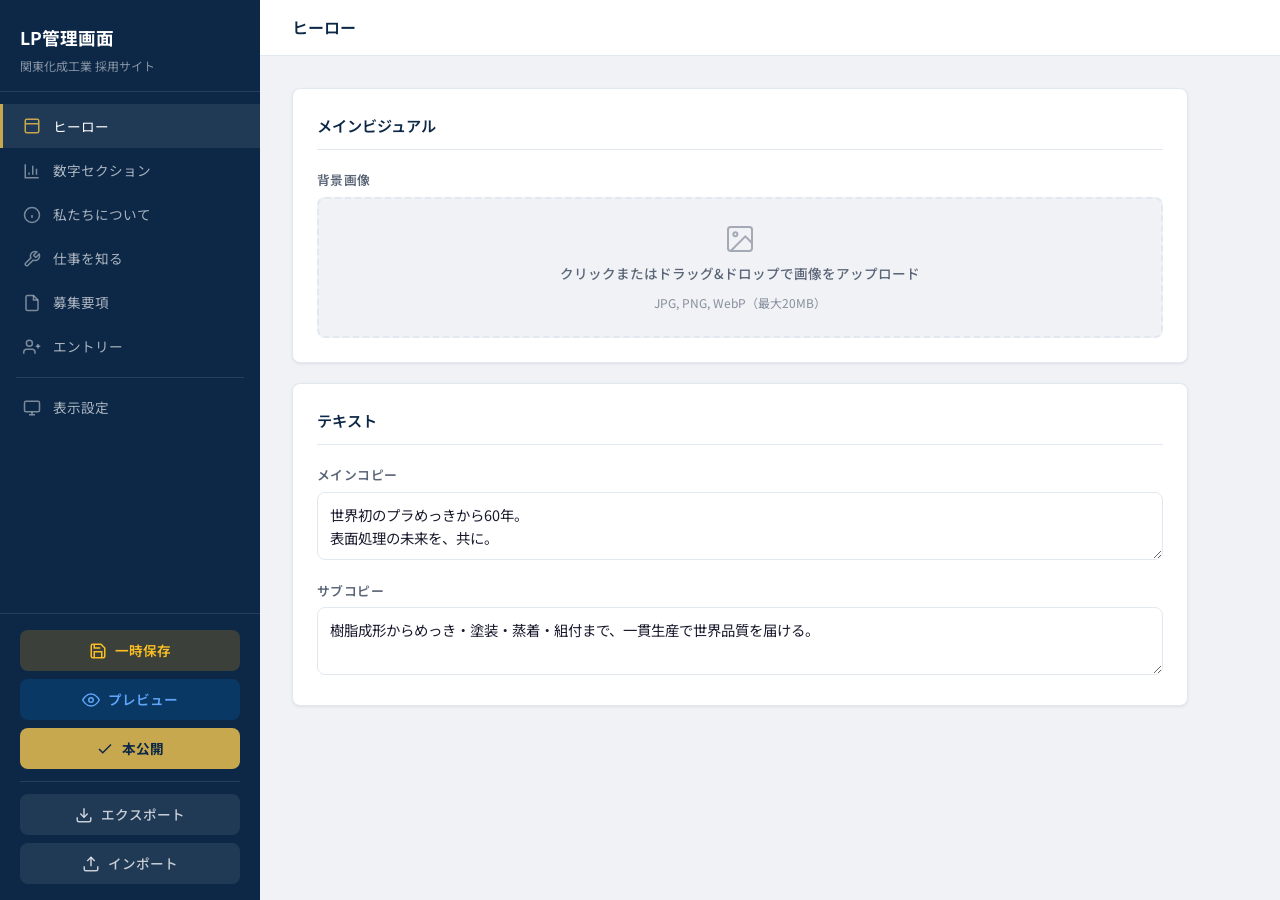
<file: admin.html>
<!DOCTYPE html>
<html lang="ja">
<head>
  <meta charset="UTF-8">
  <meta name="viewport" content="width=device-width, initial-scale=1.0">
  <title>管理画面 | 関東化成工業 採用LP</title>
  <link rel="preconnect" href="https://fonts.googleapis.com">
  <link rel="preconnect" href="https://fonts.gstatic.com" crossorigin>
  <link href="https://fonts.googleapis.com/css2?family=Noto+Sans+JP:wght@400;500;700&display=swap" rel="stylesheet">
  <link rel="stylesheet" href="admin.css">
</head>
<body>
  <div class="admin-layout">
    <aside class="sidebar" id="sidebar">
      <div class="sidebar-header">
        <h1 class="sidebar-logo">LP管理画面</h1>
        <p class="sidebar-sub">関東化成工業 採用サイト</p>
      </div>
      <nav class="sidebar-nav">
        <a href="#sec-hero" class="sidebar-link active" data-section="sec-hero">
          <svg width="18" height="18" viewBox="0 0 24 24" fill="none" stroke="currentColor" stroke-width="2"><rect x="3" y="3" width="18" height="18" rx="2"/><path d="M3 9h18"/></svg>
          ヒーロー
        </a>
        <a href="#sec-numbers" class="sidebar-link" data-section="sec-numbers">
          <svg width="18" height="18" viewBox="0 0 24 24" fill="none" stroke="currentColor" stroke-width="2"><path d="M3 3v18h18"/><path d="M18 17V9"/><path d="M13 17V5"/><path d="M8 17v-3"/></svg>
          数字セクション
        </a>
        <a href="#sec-about" class="sidebar-link" data-section="sec-about">
          <svg width="18" height="18" viewBox="0 0 24 24" fill="none" stroke="currentColor" stroke-width="2"><circle cx="12" cy="12" r="10"/><path d="M12 16v-4"/><path d="M12 8h.01"/></svg>
          私たちについて
        </a>
        <a href="#sec-work" class="sidebar-link" data-section="sec-work">
          <svg width="18" height="18" viewBox="0 0 24 24" fill="none" stroke="currentColor" stroke-width="2"><path d="M14.7 6.3a1 1 0 0 0 0 1.4l1.6 1.6a1 1 0 0 0 1.4 0l3.77-3.77a6 6 0 0 1-7.94 7.94l-6.91 6.91a2.12 2.12 0 0 1-3-3l6.91-6.91a6 6 0 0 1 7.94-7.94l-3.76 3.76z"/></svg>
          仕事を知る
        </a>
        <a href="#sec-requirements" class="sidebar-link" data-section="sec-requirements">
          <svg width="18" height="18" viewBox="0 0 24 24" fill="none" stroke="currentColor" stroke-width="2"><path d="M14 2H6a2 2 0 0 0-2 2v16a2 2 0 0 0 2 2h12a2 2 0 0 0 2-2V8z"/><polyline points="14 2 14 8 20 8"/></svg>
          募集要項
        </a>
        <a href="#sec-entry" class="sidebar-link" data-section="sec-entry">
          <svg width="18" height="18" viewBox="0 0 24 24" fill="none" stroke="currentColor" stroke-width="2"><path d="M16 21v-2a4 4 0 0 0-4-4H5a4 4 0 0 0-4 4v2"/><circle cx="8.5" cy="7" r="4"/><line x1="20" y1="8" x2="20" y2="14"/><line x1="23" y1="11" x2="17" y2="11"/></svg>
          エントリー
        </a>
        <hr class="sidebar-divider">
        <a href="#sec-display" class="sidebar-link" data-section="sec-display">
          <svg width="18" height="18" viewBox="0 0 24 24" fill="none" stroke="currentColor" stroke-width="2"><rect x="2" y="3" width="20" height="14" rx="2"/><line x1="8" y1="21" x2="16" y2="21"/><line x1="12" y1="17" x2="12" y2="21"/></svg>
          表示設定
        </a>
      </nav>
      <div class="sidebar-actions">
        <button class="sidebar-btn sidebar-btn--draft" id="btn-draft" title="一時保存">
          <svg width="18" height="18" viewBox="0 0 24 24" fill="none" stroke="currentColor" stroke-width="2"><path d="M19 21H5a2 2 0 0 1-2-2V5a2 2 0 0 1 2-2h11l5 5v11a2 2 0 0 1-2 2z"/><polyline points="17 21 17 13 7 13 7 21"/><polyline points="7 3 7 8 15 8"/></svg>
          一時保存
        </button>
        <button class="sidebar-btn sidebar-btn--preview" id="btn-preview" title="プレビュー">
          <svg width="18" height="18" viewBox="0 0 24 24" fill="none" stroke="currentColor" stroke-width="2"><path d="M1 12s4-8 11-8 11 8 11 8-4 8-11 8-11-8-11-8z"/><circle cx="12" cy="12" r="3"/></svg>
          プレビュー
        </button>
        <button class="sidebar-btn sidebar-btn--publish" id="btn-publish" title="本公開">
          <svg width="18" height="18" viewBox="0 0 24 24" fill="none" stroke="currentColor" stroke-width="2"><polyline points="20 6 9 17 4 12"/></svg>
          本公開
        </button>
        <hr class="sidebar-divider">
        <button class="sidebar-btn" id="btn-export" title="JSONエクスポート">
          <svg width="18" height="18" viewBox="0 0 24 24" fill="none" stroke="currentColor" stroke-width="2"><path d="M21 15v4a2 2 0 0 1-2 2H5a2 2 0 0 1-2-2v-4"/><polyline points="7 10 12 15 17 10"/><line x1="12" y1="15" x2="12" y2="3"/></svg>
          エクスポート
        </button>
        <label class="sidebar-btn" title="JSONインポート">
          <svg width="18" height="18" viewBox="0 0 24 24" fill="none" stroke="currentColor" stroke-width="2"><path d="M21 15v4a2 2 0 0 1-2 2H5a2 2 0 0 1-2-2v-4"/><polyline points="17 8 12 3 7 8"/><line x1="12" y1="3" x2="12" y2="15"/></svg>
          インポート
          <input type="file" accept=".json" id="btn-import" hidden>
        </label>
      </div>
    </aside>

    <main class="admin-main">
      <div class="admin-topbar">
        <button class="topbar-menu" id="topbar-menu"><span></span><span></span><span></span></button>
        <h2 class="topbar-title" id="topbar-title">ヒーロー</h2>
        <div class="topbar-badges">
          <span class="badge badge--draft" id="badge-draft" style="display:none;">下書きあり</span>
          <span class="badge badge--published" id="badge-published" style="display:none;">公開中</span>
        </div>
        <div class="topbar-status" id="topbar-status"></div>
      </div>

      <div class="admin-content" id="admin-content">
        <!-- ヒーロー -->
        <section class="admin-section" id="sec-hero">
          <div class="admin-card">
            <h3 class="admin-card-title">メインビジュアル</h3>
            <div class="field">
              <label>背景画像</label>
              <div class="upload-zone" data-upload="images.hero_image" data-accept="image/*">
                <div class="upload-zone-content">
                  <svg width="32" height="32" viewBox="0 0 24 24" fill="none" stroke="currentColor" stroke-width="1.5"><rect x="3" y="3" width="18" height="18" rx="2"/><circle cx="8.5" cy="8.5" r="1.5"/><polyline points="21 15 16 10 5 21"/></svg>
                  <p>クリックまたはドラッグ&ドロップで画像をアップロード</p>
                  <span class="upload-zone-hint">JPG, PNG, WebP（最大20MB）</span>
                </div>
                <div class="upload-zone-preview"></div>
                <button class="upload-zone-remove" title="削除" style="display:none;">&times;</button>
              </div>
            </div>
          </div>
          <div class="admin-card">
            <h3 class="admin-card-title">テキスト</h3>
            <div class="field">
              <label>メインコピー</label>
              <textarea data-field="texts.hero_title" rows="2">世界初のプラめっきから60年。
表面処理の未来を、共に。</textarea>
            </div>
            <div class="field">
              <label>サブコピー</label>
              <textarea data-field="texts.hero_subtitle" rows="2">樹脂成形からめっき・塗装・蒸着・組付まで、一貫生産で世界品質を届ける。</textarea>
            </div>
          </div>
        </section>

        <!-- 数字セクション -->
        <section class="admin-section" id="sec-numbers" style="display:none;">
          <div class="admin-card">
            <h3 class="admin-card-title">数字で見る関東化成</h3>
            <div class="stat-editor">
              <div class="stat-editor-item">
                <h4>数字 1</h4>
                <div class="field"><label>数値</label><input type="number" data-field="stats.stat_1_number" value="1963"></div>
                <div class="field"><label>単位</label><input type="text" data-field="texts.stat_1_unit" value="年"></div>
                <div class="field"><label>ラベル</label><input type="text" data-field="texts.stat_1_label" value="プラめっき商品化"></div>
              </div>
              <div class="stat-editor-item">
                <h4>数字 2</h4>
                <div class="field"><label>数値</label><input type="number" data-field="stats.stat_2_number" value="60"></div>
                <div class="field"><label>単位</label><input type="text" data-field="texts.stat_2_unit" value="年超"></div>
                <div class="field"><label>ラベル</label><input type="text" data-field="texts.stat_2_label" value="業界での実績"></div>
              </div>
              <div class="stat-editor-item">
                <h4>数字 3</h4>
                <div class="field"><label>数値</label><input type="number" data-field="stats.stat_3_number" value="406"></div>
                <div class="field"><label>単位</label><input type="text" data-field="texts.stat_3_unit" value="名"></div>
                <div class="field"><label>ラベル</label><input type="text" data-field="texts.stat_3_label" value="従業員数"></div>
              </div>
              <div class="stat-editor-item">
                <h4>数字 4</h4>
                <div class="field"><label>数値</label><input type="number" data-field="stats.stat_4_number" value="700"></div>
                <div class="field"><label>単位</label><input type="text" data-field="texts.stat_4_unit" value="社以上"></div>
                <div class="field"><label>ラベル</label><input type="text" data-field="texts.stat_4_label" value="取引先企業"></div>
              </div>
            </div>
          </div>
        </section>

        <!-- 私たちについて -->
        <section class="admin-section" id="sec-about" style="display:none;">
          <div class="admin-card">
            <h3 class="admin-card-title">CI・説明文</h3>
            <div class="field"><label>CI（企業理念）</label><input type="text" data-field="texts.about_ci" value="「人になれ、奉仕せよ」"></div>
            <div class="field"><label>会社紹介文</label><textarea data-field="texts.about_desc" rows="6">関東化成工業は、1963年に世界で初めてプラめっきを商品化して以来、３価クロムめっき、サテンめっき、スモークめっきなどの独自技術を開発し、表面処理業界のトップランナーとして国内外から厚い信頼を得ています。

「産学協同」を礎に、樹脂成形から各種表面処理加工（めっき・塗装・蒸着）、組付まで一貫生産体制を確立。自動車外装用製品をはじめ、さまざまな分野でその技術力を発揮しています。</textarea></div>
          </div>
          <div class="admin-card">
            <h3 class="admin-card-title">画像</h3>
            <div class="field">
              <label>メイン画像</label>
              <div class="upload-zone" data-upload="images.about_image_1" data-accept="image/*">
                <div class="upload-zone-content"><svg width="24" height="24" viewBox="0 0 24 24" fill="none" stroke="currentColor" stroke-width="1.5"><rect x="3" y="3" width="18" height="18" rx="2"/><circle cx="8.5" cy="8.5" r="1.5"/><polyline points="21 15 16 10 5 21"/></svg><p>画像をアップロード</p></div>
                <div class="upload-zone-preview"></div><button class="upload-zone-remove" title="削除" style="display:none;">&times;</button>
              </div>
            </div>
          </div>
          <div class="admin-card">
            <h3 class="admin-card-title">会社紹介動画</h3>
            <div class="field">
              <label>YouTube / Vimeo URL</label>
              <input type="url" data-field="videos.about_video" placeholder="https://www.youtube.com/watch?v=xxxxx">
              <span class="field-hint">URLを入力すると埋め込みプレーヤーが表示されます</span>
            </div>
          </div>
          <div class="admin-card">
            <h3 class="admin-card-title">会社概要</h3>
            <div class="field"><label>会社名</label><input type="text" data-field="texts.company_name" value="関東化成工業株式会社（KANTO KASEI CO., LTD.）"></div>
            <div class="field"><label>設立</label><input type="text" data-field="texts.company_founded" value="1969年（昭和44年） ※1946年 旧制関東学院工業専門学校実習工場として創業"></div>
            <div class="field"><label>本社所在地</label><input type="text" data-field="texts.company_address" value="〒239-0806 神奈川県横須賀市池田町4-4-1"></div>
            <div class="field"><label>従業員数</label><input type="text" data-field="texts.company_employees" value="406名"></div>
            <div class="field"><label>事業内容</label><textarea data-field="texts.company_business" rows="2">樹脂成形、各種表面処理加工（めっき・塗装・蒸着）、組付の一貫生産</textarea></div>
            <div class="field"><label>主要取引先</label><textarea data-field="texts.company_clients" rows="2">トヨタ自動車、トヨタ自動車東日本、トヨタ車体、日野自動車、豊田自動織機、ダイハツ工業、日産自動車、スズキ、ファナック 他</textarea></div>
            <div class="field"><label>拠点</label><input type="text" data-field="texts.company_locations" value="本社工場（横須賀市）、岩手工場（一関市）、インドネシア合弁工場"></div>
          </div>
        </section>

        <!-- 仕事を知る -->
        <section class="admin-section" id="sec-work" style="display:none;">
          <div class="admin-card">
            <h3 class="admin-card-title">セクション設定</h3>
            <div class="field"><label>サブタイトル</label><input type="text" data-field="texts.work_subtitle" value="世界をリードする表面処理技術で、あなたの可能性を広げる"></div>
          </div>
          <div class="admin-card">
            <h3 class="admin-card-title">仕事カード 1</h3>
            <div class="field"><label>タイトル</label><input type="text" data-field="texts.work_title_1" value="めっき技術"></div>
            <div class="field"><label>説明</label><textarea data-field="texts.work_desc_1" rows="3">プラめっき、３価クロムめっき、サテンめっき、スモークめっきなど、多様なめっき技術で製品に付加価値を与えます。</textarea></div>
            <div class="field"><label>画像</label>
              <div class="upload-zone" data-upload="images.work_image_1" data-accept="image/*">
                <div class="upload-zone-content"><svg width="24" height="24" viewBox="0 0 24 24" fill="none" stroke="currentColor" stroke-width="1.5"><rect x="3" y="3" width="18" height="18" rx="2"/><circle cx="8.5" cy="8.5" r="1.5"/><polyline points="21 15 16 10 5 21"/></svg><p>画像をアップロード</p></div>
                <div class="upload-zone-preview"></div><button class="upload-zone-remove" title="削除" style="display:none;">&times;</button>
              </div>
            </div>
          </div>
          <div class="admin-card">
            <h3 class="admin-card-title">仕事カード 2</h3>
            <div class="field"><label>タイトル</label><input type="text" data-field="texts.work_title_2" value="塗装・蒸着"></div>
            <div class="field"><label>説明</label><textarea data-field="texts.work_desc_2" rows="3">高品質な塗装技術と蒸着技術により、製品の外観品質と機能性を高次元で両立させます。</textarea></div>
            <div class="field"><label>画像</label>
              <div class="upload-zone" data-upload="images.work_image_2" data-accept="image/*">
                <div class="upload-zone-content"><svg width="24" height="24" viewBox="0 0 24 24" fill="none" stroke="currentColor" stroke-width="1.5"><rect x="3" y="3" width="18" height="18" rx="2"/><circle cx="8.5" cy="8.5" r="1.5"/><polyline points="21 15 16 10 5 21"/></svg><p>画像をアップロード</p></div>
                <div class="upload-zone-preview"></div><button class="upload-zone-remove" title="削除" style="display:none;">&times;</button>
              </div>
            </div>
          </div>
          <div class="admin-card">
            <h3 class="admin-card-title">仕事カード 3</h3>
            <div class="field"><label>タイトル</label><input type="text" data-field="texts.work_title_3" value="樹脂成形"></div>
            <div class="field"><label>説明</label><textarea data-field="texts.work_desc_3" rows="3">精密な樹脂成形から表面処理、組付けまでの一貫生産体制でワンストップで対応します。</textarea></div>
            <div class="field"><label>画像</label>
              <div class="upload-zone" data-upload="images.work_image_3" data-accept="image/*">
                <div class="upload-zone-content"><svg width="24" height="24" viewBox="0 0 24 24" fill="none" stroke="currentColor" stroke-width="1.5"><rect x="3" y="3" width="18" height="18" rx="2"/><circle cx="8.5" cy="8.5" r="1.5"/><polyline points="21 15 16 10 5 21"/></svg><p>画像をアップロード</p></div>
                <div class="upload-zone-preview"></div><button class="upload-zone-remove" title="削除" style="display:none;">&times;</button>
              </div>
            </div>
          </div>
        </section>

        <!-- 募集要項 -->
        <section class="admin-section" id="sec-requirements" style="display:none;">
          <div class="admin-card">
            <h3 class="admin-card-title">募集要項</h3>
            <div class="field"><label>採用区分</label><input type="text" data-field="texts.req_type" value="新卒採用（2027年卒）"></div>
            <div class="field"><label>募集職種</label><textarea data-field="texts.req_positions" rows="2">技術職（生産技術・品質管理・研究開発）、事務職（総務・経理・営業）</textarea></div>
            <div class="field"><label>応募資格</label><textarea data-field="texts.req_qualifications" rows="2">2027年3月に大学・大学院・短大・専門学校・高等専門学校を卒業見込みの方</textarea></div>
            <div class="field"><label>勤務地</label><input type="text" data-field="texts.req_location" value="本社工場（神奈川県横須賀市）、岩手工場（岩手県一関市）"></div>
            <div class="field"><label>採用予定人数</label><input type="text" data-field="texts.req_count" value="6〜10名"></div>
            <div class="field"><label>選考フロー</label><input type="text" data-field="texts.req_flow" value="マイナビよりエントリー → 会社説明会 → 書類選考 → 面接（複数回） → 内定"></div>
          </div>
        </section>

        <!-- エントリー -->
        <section class="admin-section" id="sec-entry" style="display:none;">
          <div class="admin-card">
            <h3 class="admin-card-title">エントリーセクション</h3>
            <div class="field"><label>説明文</label><textarea data-field="texts.entry_desc" rows="2">関東化成工業に興味を持ってくださった方、まずはお気軽にエントリーください。</textarea></div>
            <div class="field"><label>エントリーリンクURL</label><input type="url" data-field="entryLink" value="https://job.mynavi.jp/26/pc/search/corp50547/outline.html"></div>
            <div class="field"><label>担当部署</label><input type="text" data-field="texts.entry_department" value="関東化成工業株式会社 経営管理本部 総務部 総務人事課"></div>
            <div class="field"><label>電話番号</label><input type="text" data-field="texts.entry_tel" value="046-835-4600"></div>
          </div>
        </section>

        <!-- 表示設定 -->
        <section class="admin-section" id="sec-display" style="display:none;">
          <div class="admin-card">
            <h3 class="admin-card-title">メディア表示設定</h3>
            <p class="admin-card-desc">画像・動画の表示/非表示を切り替えます。</p>
            <div class="toggle-group">
              <h4 class="toggle-group-title">ヒーロー</h4>
              <div class="toggle-item"><label class="toggle-label"><span>背景画像</span><div class="toggle-switch"><input type="checkbox" data-field="visibility.hero_image" checked><span class="toggle-slider"></span></div></label></div>
              <div class="toggle-item"><label class="toggle-label"><span>背景動画</span><div class="toggle-switch"><input type="checkbox" data-field="visibility.hero_video" checked><span class="toggle-slider"></span></div></label></div>
            </div>
            <div class="toggle-group">
              <h4 class="toggle-group-title">私たちについて</h4>
              <div class="toggle-item"><label class="toggle-label"><span>メイン画像</span><div class="toggle-switch"><input type="checkbox" data-field="visibility.about_image_1" checked><span class="toggle-slider"></span></div></label></div>
              <div class="toggle-item"><label class="toggle-label"><span>会社紹介動画</span><div class="toggle-switch"><input type="checkbox" data-field="visibility.about_video" checked><span class="toggle-slider"></span></div></label></div>
            </div>
            <div class="toggle-group">
              <h4 class="toggle-group-title">仕事を知る</h4>
              <div class="toggle-item"><label class="toggle-label"><span>仕事カード画像（3枚）</span><div class="toggle-switch"><input type="checkbox" data-field="visibility.work_images" checked><span class="toggle-slider"></span></div></label></div>
            </div>
          </div>
        </section>
      </div>
    </main>
  </div>

  <div class="modal-overlay" id="publish-modal" style="display:none;">
    <div class="modal">
      <h3 class="modal-title">本公開の確認</h3>
      <p class="modal-text">現在の内容を公開ページに反映します。よろしいですか？</p>
      <div class="modal-actions">
        <button class="modal-btn modal-btn--cancel" id="publish-cancel">キャンセル</button>
        <button class="modal-btn modal-btn--confirm" id="publish-confirm">公開する</button>
      </div>
    </div>
  </div>

  <div class="toast" id="toast">保存しました</div>

  <script src="storage.js"></script>
  <script src="admin.js"></script>
</body>
</html>
</file>
<file: admin.css>
/* ===== Reset ===== */
*, *::before, *::after { box-sizing: border-box; margin: 0; padding: 0; }
img { max-width: 100%; display: block; }
ul { list-style: none; }
a { text-decoration: none; color: inherit; }
button { border: none; background: none; cursor: pointer; font: inherit; }

/* ===== Variables ===== */
:root {
  --admin-navy: #0d2847;
  --admin-blue: #0078d4;
  --admin-blue-light: #e8f4fd;
  --admin-gold: #c8a84e;
  --admin-bg: #f0f2f5;
  --admin-white: #ffffff;
  --admin-text: #1a1a2e;
  --admin-text-light: #5a6577;
  --admin-border: #e2e8f0;
  --admin-success: #10b981;
  --admin-warning: #f59e0b;
  --admin-danger: #ef4444;
  --admin-radius: 0.5rem;
  --admin-shadow: 0 1px 3px rgba(0,0,0,0.08);
  --sidebar-w: 260px;
}

body {
  font-family: "Noto Sans JP", -apple-system, sans-serif;
  font-size: 14px;
  line-height: 1.6;
  color: var(--admin-text);
  background: var(--admin-bg);
}

/* ===== Layout ===== */
.admin-layout {
  display: flex;
  min-height: 100vh;
}

/* ===== Sidebar ===== */
.sidebar {
  width: var(--sidebar-w);
  background: var(--admin-navy);
  color: #fff;
  position: fixed;
  top: 0;
  left: 0;
  bottom: 0;
  display: flex;
  flex-direction: column;
  z-index: 50;
  transition: transform 0.3s ease;
}

.sidebar-header {
  padding: 1.5rem 1.25rem 1rem;
  border-bottom: 1px solid rgba(255,255,255,0.1);
}

.sidebar-logo {
  font-size: 1.1rem;
  font-weight: 700;
}

.sidebar-sub {
  font-size: 0.75rem;
  color: rgba(255,255,255,0.5);
  margin-top: 0.25rem;
}

.sidebar-nav {
  flex: 1;
  overflow-y: auto;
  padding: 0.75rem 0;
}

.sidebar-link {
  display: flex;
  align-items: center;
  gap: 0.75rem;
  padding: 0.7rem 1.25rem;
  font-size: 0.85rem;
  color: rgba(255,255,255,0.65);
  transition: all 0.2s;
  border-left: 3px solid transparent;
}

.sidebar-link:hover {
  background: rgba(255,255,255,0.05);
  color: #fff;
}

.sidebar-link.active {
  background: rgba(255,255,255,0.08);
  color: #fff;
  border-left-color: var(--admin-gold);
}

.sidebar-link svg {
  flex-shrink: 0;
  opacity: 0.7;
}

.sidebar-link.active svg {
  opacity: 1;
  color: var(--admin-gold);
}

/* ===== Sidebar Actions ===== */
.sidebar-actions {
  padding: 1rem 1.25rem;
  border-top: 1px solid rgba(255,255,255,0.1);
  display: flex;
  flex-direction: column;
  gap: 0.5rem;
}

.sidebar-divider {
  border: none;
  border-top: 1px solid rgba(255,255,255,0.1);
  margin: 0.25rem 0;
}

.sidebar-btn {
  display: flex;
  align-items: center;
  justify-content: center;
  gap: 0.5rem;
  padding: 0.6rem 1rem;
  border-radius: var(--admin-radius);
  font-size: 0.85rem;
  font-weight: 500;
  color: rgba(255,255,255,0.75);
  background: rgba(255,255,255,0.08);
  transition: all 0.2s;
  cursor: pointer;
  text-align: center;
}

.sidebar-btn:hover {
  background: rgba(255,255,255,0.15);
  color: #fff;
}

.sidebar-btn--draft {
  background: rgba(245, 158, 11, 0.2);
  color: #fbbf24;
  font-weight: 600;
}

.sidebar-btn--draft:hover {
  background: rgba(245, 158, 11, 0.35);
}

.sidebar-btn--preview {
  background: rgba(0, 120, 212, 0.2);
  color: #60a5fa;
  font-weight: 600;
}

.sidebar-btn--preview:hover {
  background: rgba(0, 120, 212, 0.35);
}

.sidebar-btn--publish {
  background: var(--admin-gold);
  color: var(--admin-navy);
  font-weight: 700;
}

.sidebar-btn--publish:hover {
  background: #d4b85c;
}

/* ===== Main ===== */
.admin-main {
  flex: 1;
  margin-left: var(--sidebar-w);
}

/* ===== Topbar ===== */
.admin-topbar {
  position: sticky;
  top: 0;
  z-index: 30;
  background: var(--admin-white);
  border-bottom: 1px solid var(--admin-border);
  padding: 0 2rem;
  height: 56px;
  display: flex;
  align-items: center;
  gap: 1rem;
}

.topbar-menu {
  display: none;
  flex-direction: column;
  gap: 4px;
  padding: 0.5rem;
}

.topbar-menu span {
  display: block;
  width: 20px;
  height: 2px;
  background: var(--admin-navy);
  border-radius: 2px;
}

.topbar-title {
  font-size: 1rem;
  font-weight: 600;
  color: var(--admin-navy);
}

.topbar-badges {
  display: flex;
  gap: 0.5rem;
}

.badge {
  display: inline-block;
  padding: 0.2rem 0.6rem;
  border-radius: 2rem;
  font-size: 0.7rem;
  font-weight: 600;
}

.badge--draft {
  background: rgba(245, 158, 11, 0.1);
  color: #d97706;
  border: 1px solid rgba(245, 158, 11, 0.3);
}

.badge--published {
  background: rgba(16, 185, 129, 0.1);
  color: #059669;
  border: 1px solid rgba(16, 185, 129, 0.3);
}

.topbar-status {
  margin-left: auto;
  font-size: 0.8rem;
  color: var(--admin-text-light);
}

/* ===== Content ===== */
.admin-content {
  padding: 2rem;
  max-width: 960px;
}

.admin-section {
  animation: adminFadeIn 0.3s ease;
}

@keyframes adminFadeIn {
  from { opacity: 0; transform: translateY(8px); }
  to { opacity: 1; transform: translateY(0); }
}

/* ===== Cards ===== */
.admin-card {
  background: var(--admin-white);
  border-radius: var(--admin-radius);
  box-shadow: var(--admin-shadow);
  padding: 1.5rem;
  margin-bottom: 1.25rem;
  border: 1px solid var(--admin-border);
}

.admin-card-title {
  font-size: 0.95rem;
  font-weight: 600;
  color: var(--admin-navy);
  margin-bottom: 1.25rem;
  padding-bottom: 0.75rem;
  border-bottom: 1px solid var(--admin-border);
}

/* ===== Fields ===== */
.field {
  margin-bottom: 1rem;
}

.field:last-child {
  margin-bottom: 0;
}

.field label {
  display: block;
  font-size: 0.8rem;
  font-weight: 600;
  color: var(--admin-text-light);
  margin-bottom: 0.375rem;
  text-transform: uppercase;
  letter-spacing: 0.03em;
}

.field input[type="text"],
.field input[type="url"],
.field input[type="number"],
.field textarea {
  width: 100%;
  padding: 0.625rem 0.75rem;
  border: 1px solid var(--admin-border);
  border-radius: var(--admin-radius);
  font-family: inherit;
  font-size: 0.9rem;
  line-height: 1.6;
  color: var(--admin-text);
  background: var(--admin-white);
  transition: border-color 0.2s, box-shadow 0.2s;
}

.field input:focus,
.field textarea:focus {
  outline: none;
  border-color: var(--admin-blue);
  box-shadow: 0 0 0 3px rgba(0,120,212,0.1);
}

.field textarea {
  resize: vertical;
  min-height: 60px;
}

.field-hint {
  display: block;
  font-size: 0.75rem;
  color: var(--admin-text-light);
  margin-top: 0.25rem;
}

.field-row {
  display: grid;
  grid-template-columns: 1fr 1fr;
  gap: 1.25rem;
}

/* ===== Upload Zone ===== */
.upload-zone {
  position: relative;
  border: 2px dashed var(--admin-border);
  border-radius: var(--admin-radius);
  background: var(--admin-bg);
  cursor: pointer;
  transition: all 0.3s ease;
  min-height: 140px;
  display: flex;
  align-items: center;
  justify-content: center;
  overflow: hidden;
}

.upload-zone:hover {
  border-color: var(--admin-blue);
  background: var(--admin-blue-light);
}

.upload-zone.drag-over {
  border-color: var(--admin-blue);
  background: rgba(0, 120, 212, 0.08);
  transform: scale(1.01);
}

.upload-zone.has-file {
  border-style: solid;
  border-color: var(--admin-success);
  background: var(--admin-white);
}

.upload-zone-content {
  display: flex;
  flex-direction: column;
  align-items: center;
  gap: 0.5rem;
  padding: 1.5rem;
  color: var(--admin-text-light);
  text-align: center;
  pointer-events: none;
}

.upload-zone-content svg {
  opacity: 0.5;
}

.upload-zone-content p {
  font-size: 0.85rem;
  font-weight: 500;
}

.upload-zone-hint {
  font-size: 0.75rem;
  color: var(--admin-text-light);
  opacity: 0.7;
}

.upload-zone-preview {
  display: none;
  width: 100%;
  height: 100%;
  min-height: 140px;
}

.upload-zone-preview img,
.upload-zone-preview video {
  width: 100%;
  height: 100%;
  object-fit: cover;
  min-height: 140px;
  max-height: 300px;
}

.upload-zone-remove {
  position: absolute;
  top: 0.5rem;
  right: 0.5rem;
  width: 28px;
  height: 28px;
  background: rgba(239, 68, 68, 0.9);
  color: #fff;
  border: none;
  border-radius: 50%;
  font-size: 1.1rem;
  display: flex;
  align-items: center;
  justify-content: center;
  cursor: pointer;
  transition: all 0.2s;
  z-index: 5;
  line-height: 1;
}

.upload-zone-remove:hover {
  background: var(--admin-danger);
  transform: scale(1.1);
}

/* ===== Video Preview ===== */
.field-video-preview {
  margin-top: 0.75rem;
  border-radius: var(--admin-radius);
  overflow: hidden;
  background: #000;
  aspect-ratio: 16/9;
  max-width: 480px;
  display: none;
}

.field-video-preview.has-video {
  display: block;
}

.field-video-preview iframe {
  width: 100%;
  height: 100%;
  border: 0;
}

/* ===== Stat Editor ===== */
.stat-editor {
  display: grid;
  grid-template-columns: 1fr 1fr;
  gap: 1.5rem;
}

.stat-editor-item {
  padding: 1rem;
  background: var(--admin-bg);
  border-radius: var(--admin-radius);
}

.stat-editor-item h4 {
  font-size: 0.85rem;
  font-weight: 600;
  color: var(--admin-navy);
  margin-bottom: 0.75rem;
}

/* ===== Benefit Editor ===== */
.benefit-editor {
  display: grid;
  grid-template-columns: 1fr 1fr;
  gap: 1rem;
}

.benefit-editor-item {
  padding: 1rem;
  background: var(--admin-bg);
  border-radius: var(--admin-radius);
}

/* ===== Modal ===== */
.modal-overlay {
  position: fixed;
  inset: 0;
  background: rgba(0, 0, 0, 0.5);
  display: flex;
  align-items: center;
  justify-content: center;
  z-index: 1000;
  animation: modalFadeIn 0.2s ease;
}

@keyframes modalFadeIn {
  from { opacity: 0; }
  to { opacity: 1; }
}

.modal {
  background: var(--admin-white);
  border-radius: 0.75rem;
  padding: 2rem;
  max-width: 440px;
  width: 90%;
  box-shadow: 0 20px 60px rgba(0, 0, 0, 0.2);
  animation: modalSlideIn 0.3s ease;
}

@keyframes modalSlideIn {
  from { transform: translateY(20px); opacity: 0; }
  to { transform: translateY(0); opacity: 1; }
}

.modal-title {
  font-size: 1.1rem;
  font-weight: 700;
  color: var(--admin-navy);
  margin-bottom: 0.75rem;
}

.modal-text {
  font-size: 0.9rem;
  color: var(--admin-text-light);
  line-height: 1.7;
  margin-bottom: 1.5rem;
}

.modal-actions {
  display: flex;
  gap: 0.75rem;
  justify-content: flex-end;
}

.modal-btn {
  padding: 0.6rem 1.5rem;
  border-radius: var(--admin-radius);
  font-size: 0.9rem;
  font-weight: 600;
  cursor: pointer;
  transition: all 0.2s;
}

.modal-btn--cancel {
  background: var(--admin-bg);
  color: var(--admin-text-light);
  border: 1px solid var(--admin-border);
}

.modal-btn--cancel:hover {
  background: var(--admin-border);
}

.modal-btn--confirm {
  background: var(--admin-gold);
  color: var(--admin-navy);
  border: none;
}

.modal-btn--confirm:hover {
  background: #d4b85c;
}

/* ===== Toast ===== */
.toast {
  position: fixed;
  bottom: 2rem;
  right: 2rem;
  padding: 0.75rem 1.5rem;
  background: var(--admin-success);
  color: #fff;
  border-radius: var(--admin-radius);
  font-size: 0.9rem;
  font-weight: 500;
  box-shadow: 0 4px 20px rgba(16,185,129,0.3);
  transform: translateY(100px);
  opacity: 0;
  transition: all 0.3s ease;
  z-index: 200;
}

.toast.show {
  transform: translateY(0);
  opacity: 1;
}

/* ===== Sub-page card styling ===== */
.admin-card--sub {
  border-left: 4px solid var(--admin-blue);
  background: linear-gradient(135deg, #f8faff 0%, var(--admin-white) 100%);
}

.admin-card-desc {
  font-size: 0.82rem;
  color: var(--admin-text-light);
  margin-bottom: 1rem;
  padding: 0.5rem 0.75rem;
  background: var(--admin-blue-light);
  border-radius: 6px;
}

/* ===== Shared image badge ===== */
.shared-badge {
  display: inline-block;
  font-size: 0.7rem;
  font-weight: 600;
  color: var(--admin-blue);
  background: var(--admin-blue-light);
  padding: 0.15rem 0.5rem;
  border-radius: 3px;
  margin-left: 0.5rem;
  vertical-align: middle;
}

/* ===== Toggle switches ===== */
.toggle-group {
  margin-bottom: 1.5rem;
  padding-bottom: 1.5rem;
  border-bottom: 1px solid var(--admin-border);
}

.toggle-group:last-child {
  margin-bottom: 0;
  padding-bottom: 0;
  border-bottom: none;
}

.toggle-group-title {
  font-size: 0.9rem;
  font-weight: 600;
  color: var(--admin-navy);
  margin-bottom: 0.75rem;
}

.toggle-item {
  margin-bottom: 0.5rem;
}

.toggle-label {
  display: flex;
  align-items: center;
  justify-content: space-between;
  padding: 0.6rem 0.75rem;
  border-radius: 8px;
  cursor: pointer;
  transition: background 0.2s;
}

.toggle-label:hover {
  background: var(--admin-bg);
}

.toggle-label span:first-child {
  font-size: 0.85rem;
  color: var(--admin-text);
}

.toggle-switch {
  position: relative;
  width: 44px;
  height: 24px;
  flex-shrink: 0;
}

.toggle-switch input {
  opacity: 0;
  width: 0;
  height: 0;
  position: absolute;
}

.toggle-slider {
  position: absolute;
  top: 0;
  left: 0;
  right: 0;
  bottom: 0;
  background: #ccc;
  border-radius: 24px;
  transition: background 0.3s;
  cursor: pointer;
}

.toggle-slider::before {
  content: "";
  position: absolute;
  width: 18px;
  height: 18px;
  left: 3px;
  bottom: 3px;
  background: white;
  border-radius: 50%;
  transition: transform 0.3s;
  box-shadow: 0 1px 3px rgba(0,0,0,0.2);
}

.toggle-switch input:checked + .toggle-slider {
  background: var(--admin-success);
}

.toggle-switch input:checked + .toggle-slider::before {
  transform: translateX(20px);
}

/* ===== Sidebar divider in nav ===== */
.sidebar-nav .sidebar-divider {
  border: none;
  border-top: 1px solid rgba(255,255,255,0.1);
  margin: 0.5rem 1rem;
}

/* ===== Responsive ===== */
@media (max-width: 768px) {
  .sidebar {
    transform: translateX(-100%);
  }

  .sidebar.open {
    transform: translateX(0);
  }

  .admin-main {
    margin-left: 0;
  }

  .topbar-menu {
    display: flex;
  }

  .admin-content {
    padding: 1rem;
  }

  .field-row,
  .stat-editor,
  .benefit-editor {
    grid-template-columns: 1fr;
  }

  .sidebar-overlay {
    position: fixed;
    inset: 0;
    background: rgba(0,0,0,0.5);
    z-index: 40;
    display: none;
  }

  .sidebar-overlay.show {
    display: block;
  }
}
</file>
